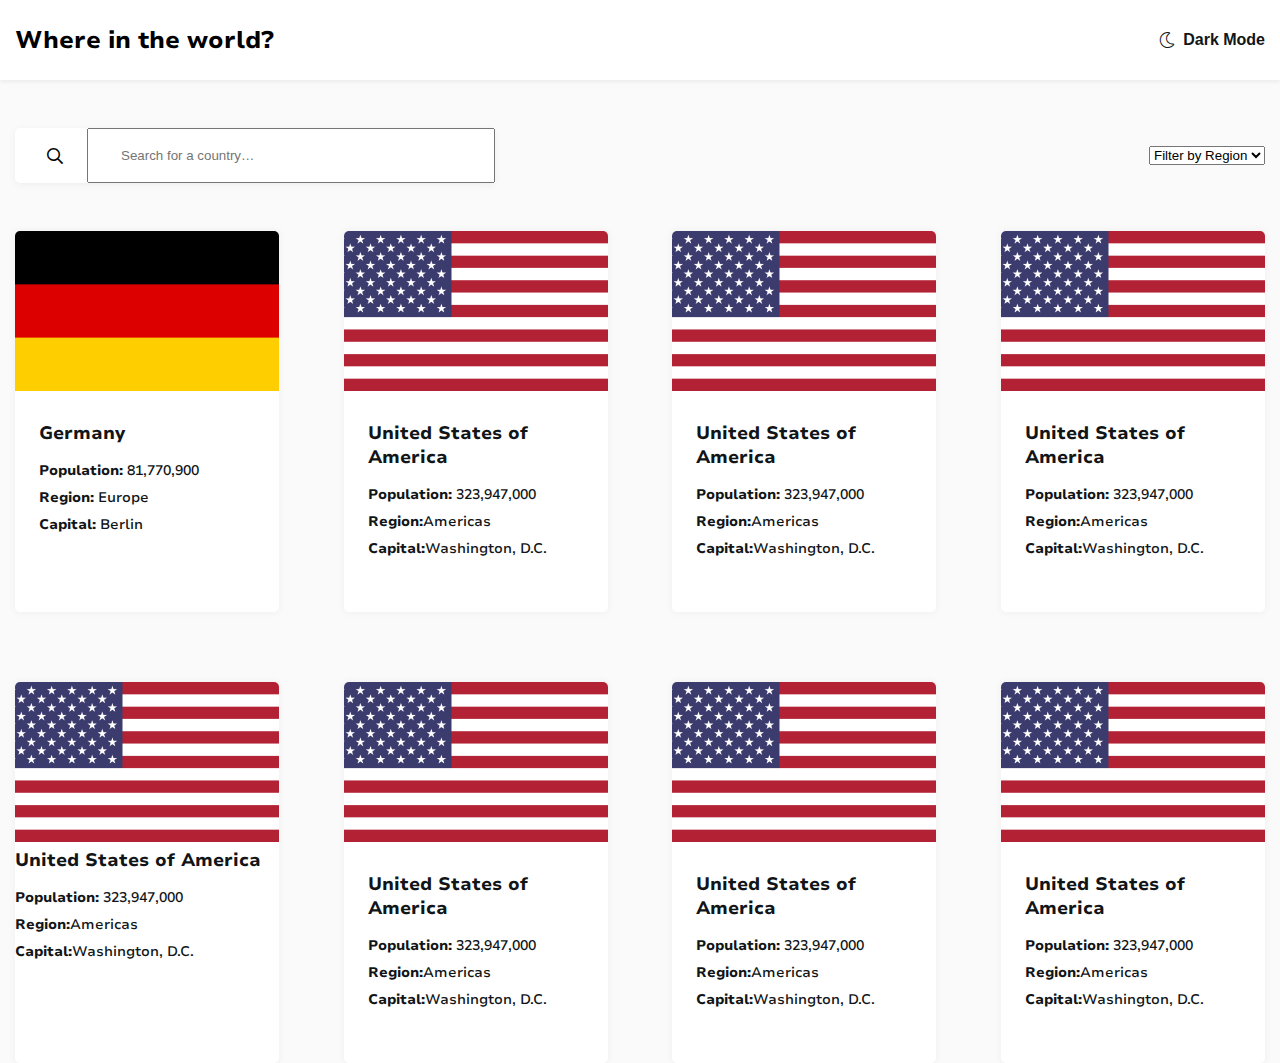
<file: index.html>
<!DOCTYPE html>
<html lang="en">
  <head>
    <meta charset="UTF-8" />
    <meta http-equiv="X-UA-Compatible" content="IE=edge" />
    <meta name="viewport" content="width=device-width, initial-scale=1.0" />
    <title>Countries</title>
    <link rel="stylesheet" href="./css/all.min.css" />
    <link rel="stylesheet" href="./css/main.css" />
    <link rel="stylesheet" href="./css/media.css" />
  </head>
  <body>

    <!-- ========== Header starting ========== -->

    <header class="header">
        <nav class="header-nav">
            <div class="container container-flex">
                <a href="#!" class="header-logo">Where in the world?</a>

                <button class="header-darkmode">
                    <i class="fal fa-moon  header-darkmode__icon"></i>
                    Dark Mode
                </button>
            </div>
        </nav>
    </header>

    <!-- ========== Header end    ========== -->

    <!-- ========== Main starting ========== -->
    <main>
      <section class="search-form">
          <div class="container container-flex">
            <form action="" class="search-form__form">
              <i class="far fa-search search-form__icon"></i>
              <input type="text" placeholder="Search for a country…" required class="search-form__inut">
            </form>

            <select name="" id="">
              <option value="">Filter by Region</option>
              <option value="">Africa</option>
              <option value="">America</option>
              <option value="">Asia</option>
              <option value="">Europe</option>
              <option value="">Oceania</option>

            </select>
          </div>
      </section>

      <section class="country">
        <div class="container">
          <div class="country-cards">
           <a href="./country-inner.html" class="country-card">
            <img src="./img/1280px-Flag_of_Germany.svg.png" alt="" class="country-card__img">
            <div class="country-card__body">
              <h3 class="country-title">Germany</h3>
              <p class="country-text"><b>Population:</b> 81,770,900</p>
              <p class="country-text"><b>Region:</b> Europe</p>
              <p class="country-text"><b>Capital:</b> Berlin</p>
            </div>
           </a>
           <a href="./country-inner.html" class="country-card">
            <img src="./img/1280px-Flag_of_America.svg (1).png" alt="" class="country-card__img">
            <div class="country-card__body">
              <h3 class="country-title">United States of America</h3>
              <p class="country-text"><b>Population:</b> 323,947,000</p>
              <p class="country-text"><b>Region:</b>Americas</p>
              <p class="country-text"><b>Capital:</b>Washington, D.C.</p>
            </div>
           </a>
           <a href="./country-inner.html" class="country-card">
            <img src="./img/1280px-Flag_of_America.svg (1).png" alt="" class="country-card__img">
            <div class="country-card__body">
              <h3 class="country-title">United States of America</h3>
              <p class="country-text"><b>Population:</b> 323,947,000</p>
              <p class="country-text"><b>Region:</b>Americas</p>
              <p class="country-text"><b>Capital:</b>Washington, D.C.</p>
            </div>
           </a>
           <a href="./country-inner.html" class="country-card">
            <img src="./img/1280px-Flag_of_America.svg (1).png" alt="" class="country-card__img">
            <div class="country-card__body">
              <h3 class="country-title">United States of America</h3>
              <p class="country-text"><b>Population:</b> 323,947,000</p>
              <p class="country-text"><b>Region:</b>Americas</p>
              <p class="country-text"><b>Capital:</b>Washington, D.C.</p>
            </div>
           </a>
           <a href="./country-inner.html" class="country-card">
            <img src="./img/1280px-Flag_of_America.svg (1).png" alt="" class="country-card__img">
            <div class="county-card__body">
              <h3 class="country-title">United States of America</h3>
              <p class="country-text"><b>Population:</b> 323,947,000</p>
              <p class="country-text"><b>Region:</b>Americas</p>
              <p class="country-text"><b>Capital:</b>Washington, D.C.</p>
            </div>
           </a>
           <a href="./country-inner.html" class="country-card">
            <img src="./img/1280px-Flag_of_America.svg (1).png" alt="" class="country-card__img">
            <div class="country-card__body">
              <h3 class="country-title">United States of America</h3>
              <p class="country-text"><b>Population:</b> 323,947,000</p>
              <p class="country-text"><b>Region:</b>Americas</p>
              <p class="country-text"><b>Capital:</b>Washington, D.C.</p>
            </div>
           </a>
           <a href="./country-inner.html" class="country-card">
            <img src="./img/1280px-Flag_of_America.svg (1).png" alt="" class="country-card__img">
            <div class="country-card__body">
              <h3 class="country-title">United States of America</h3>
              <p class="country-text"><b>Population:</b> 323,947,000</p>
              <p class="country-text"><b>Region:</b>Americas</p>
              <p class="country-text"><b>Capital:</b>Washington, D.C.</p>
            </div>
           </a>
           <a href="./country-inner.html" class="country-card">
            <img src="./img/1280px-Flag_of_America.svg (1).png" alt="" class="country-card__img">
            <div class="country-card__body">
              <h3 class="country-title">United States of America</h3>
              <p class="country-text"><b>Population:</b> 323,947,000</p>
              <p class="country-text"><b>Region:</b>Americas</p>
              <p class="country-text"><b>Capital:</b>Washington, D.C.</p>
            </div>
           </a>
          </div>
        </div>
      </section>
    </main>
    <!-- ========== Main end    ========== -->
  </body>
</html>
</file>
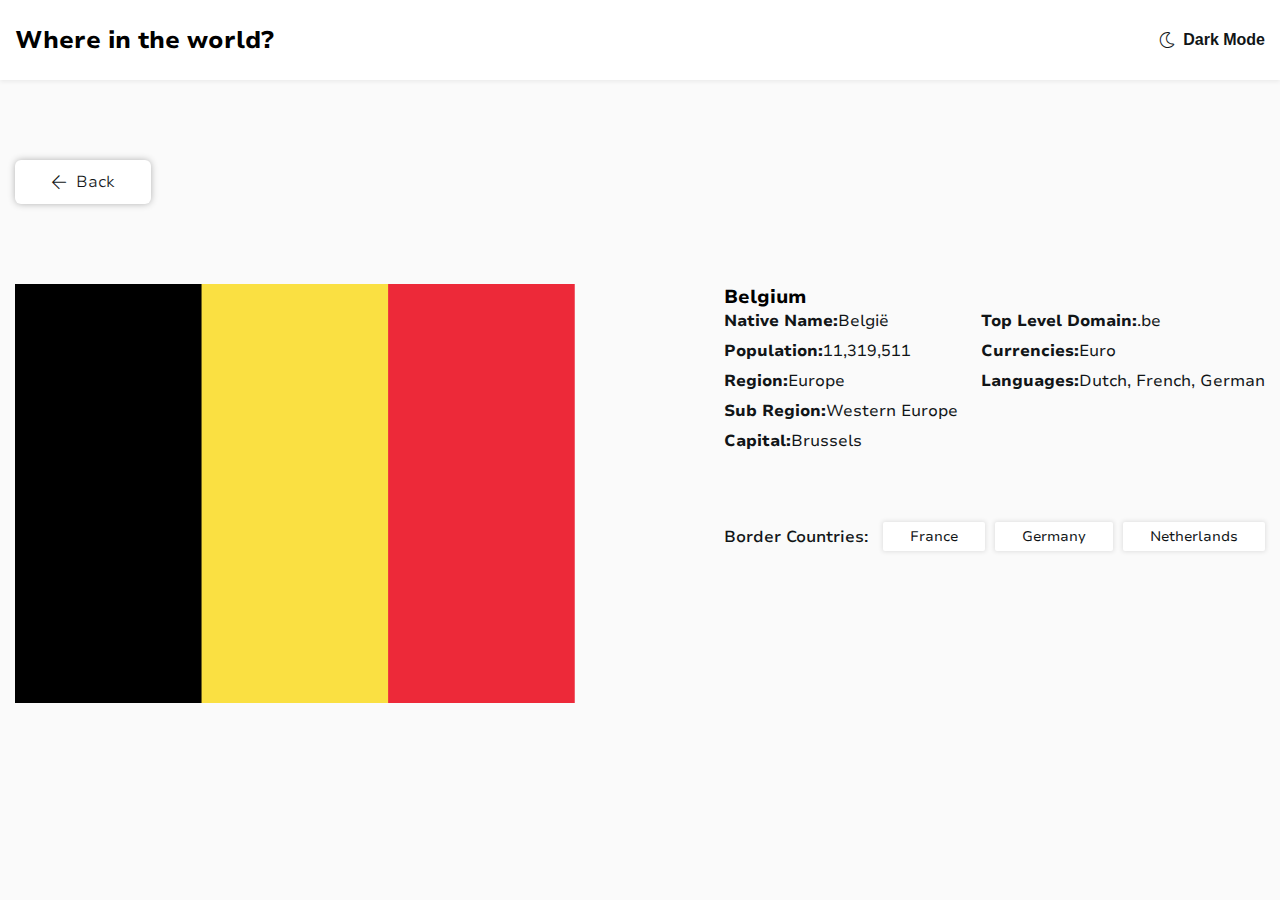
<file: country-inner.html>
<!DOCTYPE html>
<html lang="en">
  <head>
    <meta charset="UTF-8" />
    <meta http-equiv="X-UA-Compatible" content="IE=edge" />
    <meta name="viewport" content="width=device-width, initial-scale=1.0" />
    <title>Countries</title>
    <link rel="stylesheet" href="./css/all.min.css" />
    <link rel="stylesheet" href="./css/main.css" />
    <link rel="stylesheet" href="./css/media.css" />
  </head>
  <body>

    <!-- ========== Header starting ========== -->

    <header class="header">
        <nav class="header-nav">
            <div class="container container-flex">
                <a href="#!" class="header-logo">Where in the world?</a>

                <button class="header-darkmode">
                    <i class="fal fa-moon  header-darkmode__icon"></i>
                    Dark Mode
                </button>
            </div>
        </nav>
    </header>

<!-- ========== country-item  starting    ========== -->
<section class="country-item">
    <div class="container">
      <a href="./index.html" class="country-back">
        <i class="fal fa-arrow-left"></i>
        Back
      </a>
      <div class="country-detail">
        <img src="./img/large Germany.png" alt="Country item image" class="country-detail__img">

        <div class="country-detail__detail__desc">
          <h3 class="country-detail__title">Belgium</h3>
          <div class="country-detail__information">
            <div class="country-detail__population">
              <p class="country-detail__text"><b>Native Name:</b>België</p>
              <p class="country-detail__text"><b>Population:</b>11,319,511</p>
              <p class="country-detail__text"><b>Region:</b>Europe</p>
              <p class="country-detail__text"><b>Sub Region:</b>Western Europe</p>
              <p class="country-detail__text"><b>Capital:</b>Brussels</p>
            </div>
            <div class="country-detail__lang">
              <p class="country-detail__text"><b>Top Level Domain:</b>.be</p>
              <p class="country-detail__text"><b>Currencies:</b>Euro</p>
              <p class="country-detail__text"><b>Languages:</b>Dutch, French, German</p>
            </div>
          </div>
          <div class="country-border">
            <h4 class="country-border__title">Border Countries:</h4>
            <ul class="country-border__list">
              <li class="country-border__item"><a href="" class="country-border__link">France</a></li>
              <li class="country-border__item"><a href="" class="country-border__link">Germany</a></li>
              <li class="country-border__item"><a href="" class="country-border__link">Netherlands</a></li>
            </ul>
          </div>
        </div>
      </div>
    </div>
   </section>
    <!-- ========== country-item  starting    ========== -->
</body>
</html>
</file>
<file: css/main.css>
@import url(./fonts.css);

:root {
    --logo-color: #000;
    --text-color: #111517;
    --search-text: #848484;
    --nav-bg: #fff;
    --main-color: #FAFAFA;
    --fm: "NunitoSans";
    --search-bg: #fff;
}

* {
    margin: 0;
    padding: 0;
    box-sizing: border-box;
}

a {
    text-decoration: none;
}

ul {
    list-style: none;
}


.container {
    max-width: 1280px;
    width: 100%;
    margin: auto;
    padding: 0 15px;
}

body {
    background: var(--main-color);
    font-family: var(--fm);
}

/* header */
.header-nav {
    padding: 24px 0;
    box-shadow: 0px 2px 4px 0px rgba(0, 0, 0, 0.06);
    background: var(--nav-bg);

}

.container-flex {
    display: flex;
    justify-content: space-between;
    align-items: center;
}

.header-logo {
    color: var(--logo-color);
    font-size: 24px;
    font-weight: 800;


}

.header-darkmode {
    border: unset;
    background: transparent;
    display: flex;
    align-items: center;
    column-gap: 8px;
    font-size: 16px;
    font-weight: 600;
    color: var(--text-color);

}

/* header */

/* main */
.search-form {
    padding: 48px 0;
}

.search-form__form {
    display: flex;
    align-items: center;
    column-gap: 24px;
    background: var(--search-bg);
    max-width: 480px;
    width: 100%;
    padding-left: 32px;
    box-shadow: 0px 2px 9px 0px rgba(0, 0, 0, 0.05);

    border-radius: 5px;
}

.search-form__inut {
    width: 100%;
    padding: 18px 32px;
}

.searsh-form__select {
    padding: 18px 22px;
    border: unset;
    font-size: 14px;
    font-weight: 400;
    font-family: var(--text-color);
}

.search-form__select option {
    font-size: 14px;
    font-weight: 400;
    color: var(--text-color);

}
.country-cards {
    display: flex;
    justify-content: space-between;
    flex-wrap: wrap;
    row-gap: 70px;
}

.country-card {
    max-width: 264px;
    width: 100%;
    background: #fff;
    box-shadow: 0px 0px 7px 2px rgba(0, 0, 0, 0.03);
    border-radius: 5px;
    overflow: hidden;

}

.country-card__img {
    width: 100%;
    object-fit: cover;
}
.country-card__body {
    padding: 24px 24px 46px;
}
.country-title {
    font-size: 18px;
    font-weight: 800;
    color: var(--text-color);
    margin-bottom: 16px;
}
.country-text {
    font-size: 14px;
    font-weight: 600;
    color: var(--text-color);
    margin-bottom: 8px;
}

/* main */

/* country-inne*/
.country-item {
    padding: 80px 0 100px;
}


.country-back {
    border-radius: 6px;
    background-color: #FFF;
    box-shadow: 0px 0px 7px 0px rgba(0, 0, 0, 0.29);
    max-width: 136px;
    width: 100%;
    padding: 10px 0;
    text-align: center;
    color: var(--text-color);
    font-size: 16px;
    font-weight: 300;
    display:flex;
    justify-content: center;
    column-gap: 10px;
    align-items: center;
    margin-bottom: 80px;
    border: 1px solid transparent;
    transition: .5s;
}


.country-back:hover {
    border: 1px dashed var(--text-color);
}

.country-detail {
    display: flex;
    justify-content: space-between;
}

.country-detail_img {
    max-width: 560px;
    width: 100%;
    object-fit: cover;
    border-radius: 6px;
}

.country-detail_desc {
    max-width: 598px;
    width: 100%;
}

.country-detail_title {
    font-size: 32px;
    font-weight: 800;
    color: var(--text-color);
    margin-bottom: 23px;
}




.country-detail__information {
    display: flex;
    justify-content: space-between;
    margin-bottom: 70px;
}


.country-detail__population,.country-detail__lang {
    display: flex;
    flex-direction: column;
    row-gap: 8px;
}

.country-detail__text {

    font-size: 16px;
    color: var(--text-color);
}

.country-border {
    display: flex;
    align-items: center;
}

.country-border__title {
    font-size: 16px;
    font-weight: 600;
    color: var(--text-color);
    margin-right: 15px;
    text-transform: capitalize;

}

.country-border__list {
    display: flex;
    column-gap: 10px;
}



.country-border__link {
    border-radius: 2px;
    border: px solid #979797;
    background: #FFF;
    box-shadow: 0px 0px 4px 1px rgba(0, 0, 0, 0.10);
    display: inline-block;
    font-size: 14px;
    padding: 5px 27px;
    color: var(--text-color);
}
/* country-inne*/
</file>
<file: css/media.css>
@media(prefers-color-chemae: dark) {
    :root {
        --logo-color: #fff;
        --text-color: #fff;
        --seach-text: #fff;
        --nav-bg: #2B3844;
        --main-color: #202C36;
        --search-bg: #2B3844;
    }
}
</file>
